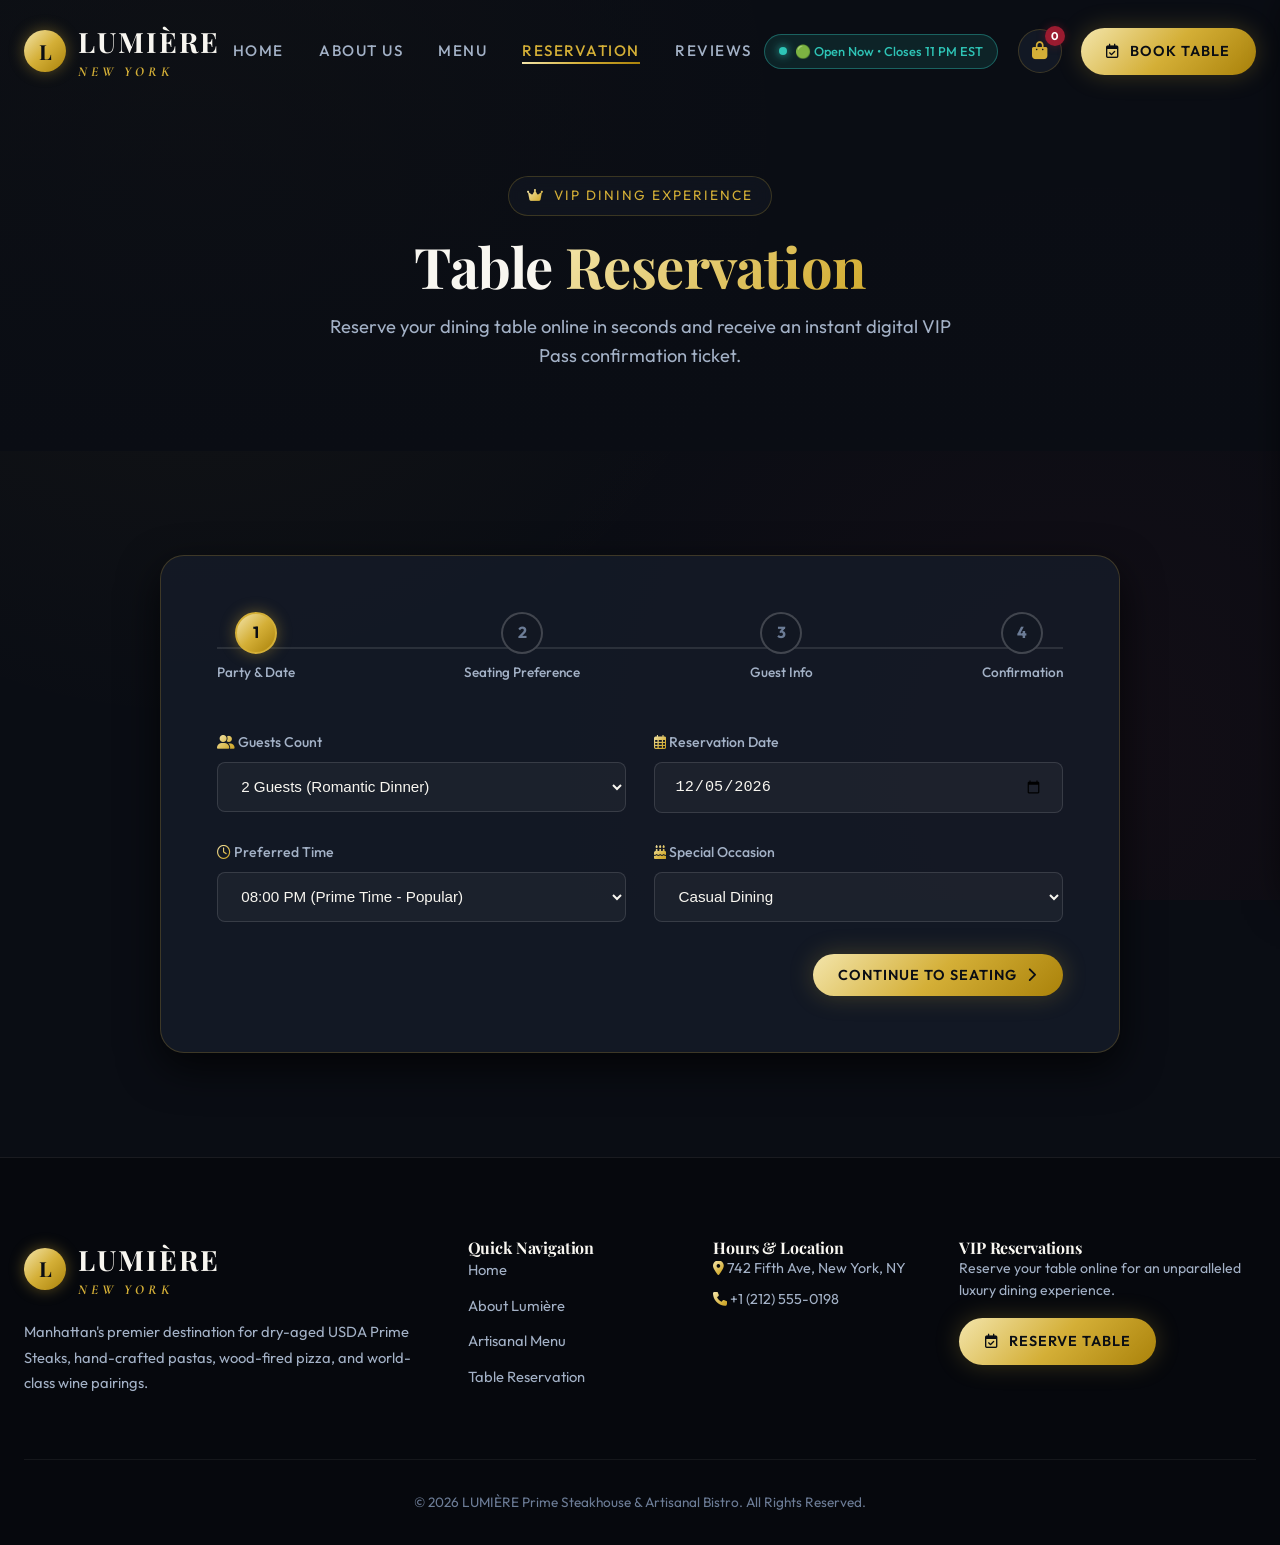
<file: reservation.html>
<!DOCTYPE html>
<html lang="en">
<head>
  <meta charset="UTF-8">
  <meta name="viewport" content="width=device-width, initial-scale=1.0">
  <title>Table Reservation | LUMIÈRE Prime Steakhouse New York</title>
  <meta name="description" content="Book your dining table online at Lumière Steakhouse & Bistro Manhattan. Instant VIP reservation confirmation pass.">
  
  <link rel="stylesheet" href="https://cdnjs.cloudflare.com/ajax/libs/font-awesome/6.5.1/css/all.min.css">
  <link rel="stylesheet" href="css/main.css">
  <link rel="stylesheet" href="css/components.css">
</head>
<body>

  <!-- ==========================================
       1. NAVIGATION BAR
       ========================================== -->
  <nav class="navbar" id="navbar">
    <div class="container nav-container">
      <a href="index.html" class="brand-logo">
        <div class="brand-symbol">L</div>
        <div class="brand-name">
          LUMIÈRE
          <span>NEW YORK</span>
        </div>
      </a>

      <ul class="nav-menu" id="navMenu">
        <li><a href="index.html" class="nav-link">Home</a></li>
        <li><a href="index.html#about" class="nav-link">About Us</a></li>
        <li><a href="menu.html" class="nav-link">Menu</a></li>
        <li><a href="reservation.html" class="nav-link active">Reservation</a></li>
        <li><a href="index.html#reviews" class="nav-link">Reviews</a></li>
      </ul>

      <div class="nav-actions">
        <div class="status-pill" id="liveStatusPill">
          <span class="status-dot"></span>
          <span id="liveStatusText">Open Now • EST</span>
        </div>

        <button class="cart-icon-btn" id="openCartBtn" aria-label="Open Shopping Bag">
          <i class="fa-solid fa-bag-shopping"></i>
          <span class="cart-badge" id="cartCount">0</span>
        </button>

        <a href="reservation.html" class="btn btn-gold">
          <i class="fa-regular fa-calendar-check"></i> Book Table
        </a>

        <button class="mobile-toggle" id="mobileMenuBtn">
          <i class="fa-solid fa-bars"></i>
        </button>
      </div>
    </div>
  </nav>

  <!-- ==========================================
       2. PAGE BANNER HERO
       ========================================== -->
  <section class="page-banner">
    <div class="container">
      <div class="hero-tag" style="margin-bottom: 1rem;">
        <i class="fa-solid fa-crown text-gold-gradient"></i> VIP Dining Experience
      </div>
      <h1 class="page-banner-title">Table <span class="text-gold-gradient">Reservation</span></h1>
      <p class="page-banner-desc">Reserve your dining table online in seconds and receive an instant digital VIP Pass confirmation ticket.</p>
    </div>
  </section>

  <!-- ==========================================
       3. 4-STEP RESERVATION ENGINE
       ========================================== -->
  <section class="section-padding booking-section">
    <div class="container">
      
      <div class="booking-card-wrapper">
        <!-- Steps Bar -->
        <div class="booking-steps-bar">
          <div class="step-item active" data-step="1">
            <div class="step-number">1</div>
            <div class="step-label">Party & Date</div>
          </div>
          <div class="step-item" data-step="2">
            <div class="step-number">2</div>
            <div class="step-label">Seating Preference</div>
          </div>
          <div class="step-item" data-step="3">
            <div class="step-number">3</div>
            <div class="step-label">Guest Info</div>
          </div>
          <div class="step-item" data-step="4">
            <div class="step-number">4</div>
            <div class="step-label">Confirmation</div>
          </div>
        </div>

        <!-- Form Panes -->
        <form id="reservationForm">
          <!-- Step 1 Content -->
          <div class="booking-step-pane active" id="stepPane1">
            <div class="form-group-grid">
              <div class="form-control-wrap">
                <label><i class="fa-solid fa-user-group text-gold-gradient"></i> Guests Count</label>
                <select class="form-input" id="formGuests">
                  <option value="1">1 Person (Solo Dining)</option>
                  <option value="2" selected>2 Guests (Romantic Dinner)</option>
                  <option value="4">4 Guests (Family/Business)</option>
                  <option value="6">6 Guests (Party)</option>
                  <option value="10">10+ Guests (Private Suite)</option>
                </select>
              </div>

              <div class="form-control-wrap">
                <label><i class="fa-regular fa-calendar-days text-gold-gradient"></i> Reservation Date</label>
                <input type="date" class="form-input" id="formDate" required>
              </div>

              <div class="form-control-wrap">
                <label><i class="fa-regular fa-clock text-gold-gradient"></i> Preferred Time</label>
                <select class="form-input" id="formTime">
                  <option value="17:00">05:00 PM (Early Dinner)</option>
                  <option value="18:30">06:30 PM (Dinner)</option>
                  <option value="20:00" selected>08:00 PM (Prime Time - Popular)</option>
                  <option value="21:30">09:30 PM (Late Supper)</option>
                </select>
              </div>

              <div class="form-control-wrap">
                <label><i class="fa-solid fa-cake-candles text-gold-gradient"></i> Special Occasion</label>
                <select class="form-input" id="formOccasion">
                  <option value="Casual Dining">Casual Dining</option>
                  <option value="Birthday">Birthday Celebration</option>
                  <option value="Anniversary">Anniversary</option>
                  <option value="Business Meeting">Business Dinner</option>
                </select>
              </div>
            </div>

            <div style="text-align: right;">
              <button type="button" class="btn btn-gold" onclick="nextBookingStep(2)">
                Continue to Seating <i class="fa-solid fa-chevron-right"></i>
              </button>
            </div>
          </div>

          <!-- Step 2 Content -->
          <div class="booking-step-pane" id="stepPane2" style="display: none;">
            <label style="font-size: 1rem; color: var(--gold-primary); margin-bottom: 1rem; display: block;">Select Your Ambiance & Seating Preference:</label>
            
            <div class="seating-options-grid" style="margin-bottom: 2rem;">
              <div class="seating-option-card selected" onclick="selectSeating(this, 'Main Dining Room')">
                <i class="fa-solid fa-building-columns"></i>
                <h4 style="color: var(--text-primary); margin-bottom: 4px;">Main Dining Room</h4>
                <p style="font-size: 0.8rem; color: var(--text-muted);">Grand chandelier ambient lighting with view of open dry-aging vault.</p>
              </div>

              <div class="seating-option-card" onclick="selectSeating(this, 'Outdoor Heated Patio')">
                <i class="fa-solid fa-umbrella-beach"></i>
                <h4 style="color: var(--text-primary); margin-bottom: 4px;">Outdoor Heated Patio</h4>
                <p style="font-size: 0.8rem; color: var(--text-muted);">Fifth Avenue NYC street view with cozy outdoor gas fireplaces.</p>
              </div>

              <div class="seating-option-card" onclick="selectSeating(this, 'Chef\'s Private Counter')">
                <i class="fa-solid fa-kitchen-set"></i>
                <h4 style="color: var(--text-primary); margin-bottom: 4px;">Chef's Counter</h4>
                <p style="font-size: 0.8rem; color: var(--text-muted);">Front-row seat watching Executive Chef cook over live oak charcoals.</p>
              </div>
            </div>

            <div style="display: flex; justify-content: space-between;">
              <button type="button" class="btn btn-outline" onclick="nextBookingStep(1)">
                <i class="fa-solid fa-chevron-left"></i> Back
              </button>
              <button type="button" class="btn btn-gold" onclick="nextBookingStep(3)">
                Enter Guest Details <i class="fa-solid fa-chevron-right"></i>
              </button>
            </div>
          </div>

          <!-- Step 3 Content -->
          <div class="booking-step-pane" id="stepPane3" style="display: none;">
            <div class="form-group-grid">
              <div class="form-control-wrap">
                <label>Full Name *</label>
                <input type="text" class="form-input" id="formName" placeholder="e.g. Alexander Wright" required>
              </div>

              <div class="form-control-wrap">
                <label>Email Address *</label>
                <input type="email" class="form-input" id="formEmail" placeholder="alexander@example.com" required>
              </div>

              <div class="form-control-wrap">
                <label>US Phone Number *</label>
                <input type="tel" class="form-input" id="formPhone" placeholder="+1 (555) 019-2834" required>
              </div>

              <div class="form-control-wrap">
                <label>Dietary Restrictions / Requests</label>
                <input type="text" class="form-input" id="formNotes" placeholder="e.g., Nut allergy, quiet corner table">
              </div>
            </div>

            <div style="display: flex; justify-content: space-between;">
              <button type="button" class="btn btn-outline" onclick="nextBookingStep(2)">
                <i class="fa-solid fa-chevron-left"></i> Back
              </button>
              <button type="submit" class="btn btn-gold" id="confirmBookingBtn">
                <i class="fa-solid fa-check-circle"></i> Confirm Reservation
              </button>
            </div>
          </div>

          <!-- Step 4 Content (Virtual VIP Pass Ticket) -->
          <div class="booking-step-pane" id="stepPane4" style="display: none; text-align: center;">
            <div style="width: 70px; height: 70px; background: rgba(46, 196, 182, 0.15); border: 2px solid var(--success-color); border-radius: 50%; display: flex; align-items: center; justify-content: center; margin: 0 auto 1.5rem auto; color: var(--success-color); font-size: 2rem;">
              <i class="fa-solid fa-check"></i>
            </div>
            
            <h3 style="font-size: 2rem; color: var(--gold-primary); margin-bottom: 0.5rem;">Reservation Confirmed!</h3>
            <p style="color: var(--text-secondary); margin-bottom: 2rem;">Your VIP dining pass has been generated. A confirmation email & SMS reminder has been sent.</p>

            <div id="virtualPassTicket" style="background: var(--bg-tertiary); border: 1px dashed var(--gold-primary); border-radius: var(--radius-md); padding: 2rem; text-align: left; max-width: 480px; margin: 0 auto 2rem auto; position: relative;">
              <!-- Ticket Details -->
            </div>

            <button type="button" class="btn btn-outline" onclick="resetReservationForm()">
              <i class="fa-solid fa-rotate"></i> Make Another Booking
            </button>
          </div>

        </form>
      </div>

    </div>
  </section>

  <!-- ==========================================
       4. CART DRAWER & OVERLAYS
       ========================================== -->
  <div class="cart-drawer-overlay" id="cartOverlay"></div>
  <div class="cart-drawer" id="cartDrawer">
    <div class="cart-header">
      <h3><i class="fa-solid fa-bag-shopping text-gold-gradient"></i> Your Food Bag</h3>
      <button class="close-btn" id="closeCartBtn"><i class="fa-solid fa-xmark"></i></button>
    </div>

    <div class="cart-body" id="cartItemsList"></div>

    <div class="cart-footer">
      <div class="cart-summary-line"><span>Subtotal</span><span id="cartSubtotal">$0.00</span></div>
      <div class="cart-summary-line"><span>NYC Sales Tax (8.875%)</span><span id="cartTax">$0.00</span></div>
      <div class="cart-summary-line total"><span>Total Price</span><span id="cartTotal" class="text-gold-gradient">$0.00</span></div>
      <button class="btn btn-gold" id="checkoutBtn" style="width: 100%; margin-top: 1.2rem;">Proceed to Checkout <i class="fa-solid fa-arrow-right"></i></button>
    </div>
  </div>

  <div class="toast-notification" id="toast">
    <i class="fa-solid fa-circle-check text-gold-gradient" style="font-size: 1.4rem;"></i>
    <span id="toastMsg">Action completed!</span>
  </div>

  <!-- FOOTER -->
  <footer class="site-footer">
    <div class="container">
      <div class="footer-grid">
        <div>
          <div class="brand-logo" style="margin-bottom: 1.2rem;">
            <div class="brand-symbol">L</div>
            <div class="brand-name">LUMIÈRE <span>NEW YORK</span></div>
          </div>
          <p style="color: var(--text-secondary); font-size: 0.92rem; line-height: 1.7;">
            Manhattan's premier destination for dry-aged USDA Prime Steaks, hand-crafted pastas, wood-fired pizza, and world-class wine pairings.
          </p>
        </div>
        <div>
          <h4>Quick Navigation</h4>
          <ul class="footer-links">
            <li><a href="index.html">Home</a></li>
            <li><a href="index.html#about">About Lumière</a></li>
            <li><a href="menu.html">Artisanal Menu</a></li>
            <li><a href="reservation.html">Table Reservation</a></li>
          </ul>
        </div>
        <div>
          <h4>Hours & Location</h4>
          <p style="color: var(--text-secondary); font-size: 0.9rem; margin-bottom: 8px;"><i class="fa-solid fa-location-dot text-gold-gradient"></i> 742 Fifth Ave, New York, NY</p>
          <p style="color: var(--text-secondary); font-size: 0.9rem;"><i class="fa-solid fa-phone text-gold-gradient"></i> +1 (212) 555-0198</p>
        </div>
        <div>
          <h4>VIP Reservations</h4>
          <p style="color: var(--text-secondary); font-size: 0.88rem; margin-bottom: 1rem;">Reserve your table online for an unparalleled luxury dining experience.</p>
          <a href="reservation.html" class="btn btn-gold"><i class="fa-regular fa-calendar-check"></i> Reserve Table</a>
        </div>
      </div>
      <div style="text-align: center; border-top: 1px solid rgba(255, 255, 255, 0.06); padding-top: 2rem; color: var(--text-muted); font-size: 0.85rem;">
        © 2026 LUMIÈRE Prime Steakhouse & Artisanal Bistro. All Rights Reserved.
      </div>
    </div>
  </footer>

  <script src="js/data.js"></script>
  <script src="js/app.js"></script>
</body>
</html>
</file>
<file: css/main.css>
/* ==========================================================================
   LUMIÈRE - Prime Steakhouse & Artisanal Bistro (New York, USA)
   Design System & Main Stylesheet with Advanced 3D & Entrance Animations
   ========================================================================== */

/* Google Fonts Import */
@import url('https://fonts.googleapis.com/css2?family=Cormorant+Garamond:ital,wght@0,400;0,600;0,700;1,400&family=Outfit:wght@300;400;500;600;700&family=Playfair+Display:ital,wght@0,400;0,600;0,700;1,400&display=swap');

:root {
  /* Color Palette - Luxury Dark Theme */
  --bg-primary: #0a0d14;
  --bg-secondary: #121722;
  --bg-tertiary: #182030;
  --bg-card: rgba(22, 28, 42, 0.75);
  --bg-card-hover: rgba(30, 39, 58, 0.9);
  --glass-border: rgba(212, 175, 55, 0.22);
  --glass-bg: rgba(18, 23, 34, 0.7);
  
  /* Primary & Accent Colors */
  --gold-primary: #d4af37;
  --gold-light: #f3e5ab;
  --gold-dark: #aa820a;
  --gold-gradient: linear-gradient(135deg, #f3e5ab 0%, #d4af37 50%, #aa820a 100%);
  --gold-glow: rgba(212, 175, 55, 0.4);
  
  --crimson-accent: #9b1b30;
  --crimson-hover: #ba233d;
  --crimson-glow: rgba(155, 27, 48, 0.4);

  --text-primary: #f8f6f0;
  --text-secondary: #a3b1c6;
  --text-muted: #6c7c96;

  --success-color: #2ec4b6;
  --warning-color: #ff9f1c;

  /* Fonts */
  --font-heading: 'Playfair Display', serif;
  --font-serif: 'Cormorant Garamond', serif;
  --font-sans: 'Outfit', sans-serif;

  /* Shadows & Layout */
  --shadow-sm: 0 4px 12px rgba(0, 0, 0, 0.3);
  --shadow-md: 0 8px 30px rgba(0, 0, 0, 0.5);
  --shadow-lg: 0 15px 40px rgba(0, 0, 0, 0.7);
  --shadow-gold: 0 0 25px rgba(212, 175, 55, 0.25);

  --radius-sm: 8px;
  --radius-md: 14px;
  --radius-lg: 24px;
  --radius-full: 9999px;

  --transition-fast: 0.2s cubic-bezier(0.4, 0, 0.2, 1);
  --transition-normal: 0.35s cubic-bezier(0.4, 0, 0.2, 1);
  --transition-slow: 0.6s cubic-bezier(0.16, 1, 0.3, 1);
}

/* Reset & Global Base */
*, *::before, *::after {
  margin: 0;
  padding: 0;
  box-sizing: border-box;
}

html {
  scroll-behavior: smooth;
  font-size: 16px;
  overflow-x: hidden;
}

body {
  font-family: var(--font-sans);
  background-color: var(--bg-primary);
  color: var(--text-primary);
  line-height: 1.6;
  overflow-x: hidden;
  background-image: 
    radial-gradient(circle at 15% 15%, rgba(212, 175, 55, 0.05) 0%, transparent 45%),
    radial-gradient(circle at 85% 85%, rgba(155, 27, 48, 0.06) 0%, transparent 45%);
  background-attachment: fixed;
}

/* Typography Utilities */
h1, h2, h3, h4, .font-heading {
  font-family: var(--font-heading);
  letter-spacing: -0.01em;
  line-height: 1.2;
}

.text-gold-gradient {
  background: var(--gold-gradient);
  -webkit-background-clip: text;
  background-clip: text;
  -webkit-text-fill-color: transparent;
  color: transparent;
  background-size: 200% auto;
  animation: goldShimmerText 4s linear infinite;
}

.font-serif {
  font-family: var(--font-serif);
}

a {
  color: inherit;
  text-decoration: none;
}

button {
  cursor: pointer;
  border: none;
  background: none;
  font-family: inherit;
}

img {
  max-width: 100%;
  height: auto;
  display: block;
}

/* Section Common Container */
.container {
  width: 100%;
  max-width: 1320px;
  margin: 0 auto;
  padding: 0 1.5rem;
}

.section-padding {
  padding: 6.5rem 0;
}

/* Section Title Component */
.section-header {
  text-align: center;
  max-width: 750px;
  margin: 0 auto 4rem auto;
  position: relative;
}

.section-subtitle {
  font-family: var(--font-serif);
  color: var(--gold-primary);
  font-size: 1.35rem;
  font-style: italic;
  letter-spacing: 2px;
  text-transform: uppercase;
  margin-bottom: 0.5rem;
  display: flex;
  align-items: center;
  justify-content: center;
  gap: 12px;
}

.section-subtitle::before, .section-subtitle::after {
  content: '';
  display: block;
  width: 35px;
  height: 1px;
  background: var(--gold-primary);
  opacity: 0.6;
}

.section-title {
  font-size: 2.8rem;
  font-weight: 700;
  color: var(--text-primary);
  margin-bottom: 1.2rem;
}

.section-desc {
  color: var(--text-secondary);
  font-size: 1.05rem;
}

/* Custom Scrollbar */
::-webkit-scrollbar {
  width: 8px;
}

::-webkit-scrollbar-track {
  background: var(--bg-primary);
}

::-webkit-scrollbar-thumb {
  background: rgba(212, 175, 55, 0.3);
  border-radius: 4px;
}

::-webkit-scrollbar-thumb:hover {
  background: var(--gold-primary);
}

/* ==========================================================================
   ADVANCED 3D KEYFRAME ANIMATIONS & ENTRANCE EFFECTS
   ========================================================================== */

/* 1. Header Slide Down Entrance */
@keyframes navSlideDown {
  0% {
    transform: translateY(-100%);
    opacity: 0;
  }
  100% {
    transform: translateY(0);
    opacity: 1;
  }
}

/* 2. Hero Text Staggered Reveal */
@keyframes heroRevealUp {
  0% {
    opacity: 0;
    transform: translateY(35px) scale(0.96);
    filter: blur(8px);
  }
  100% {
    opacity: 1;
    transform: translateY(0) scale(1);
    filter: blur(0);
  }
}

/* 3. Hero 3D Card Entrance */
@keyframes hero3DCardEntrance {
  0% {
    opacity: 0;
    transform: perspective(1200px) rotateY(-30deg) rotateX(20deg) translateZ(-100px) scale(0.8);
    box-shadow: 0 0 0 transparent;
  }
  100% {
    opacity: 1;
    transform: perspective(1200px) rotateY(-6deg) rotateX(4deg) translateZ(0) scale(1);
    box-shadow: 0 25px 60px rgba(0, 0, 0, 0.8), 0 0 40px rgba(212, 175, 55, 0.25);
  }
}

/* 4. Ambient 3D Pulse Glow */
@keyframes pulse3DAura {
  0%, 100% {
    box-shadow: 0 20px 50px rgba(0, 0, 0, 0.8), 0 0 35px rgba(212, 175, 55, 0.2);
  }
  50% {
    box-shadow: 0 30px 70px rgba(0, 0, 0, 0.9), 0 0 60px rgba(212, 175, 55, 0.45);
  }
}

/* 5. Gold Shimmer Text Animation */
@keyframes goldShimmerText {
  0% { background-position: 0% 50%; }
  50% { background-position: 100% 50%; }
  100% { background-position: 0% 50%; }
}

/* 6. Floating Element 3D */
@keyframes floatElement3D {
  0%, 100% {
    transform: translateY(0) translateZ(30px) rotate(0deg);
  }
  50% {
    transform: translateY(-10px) translateZ(45px) rotate(1deg);
  }
}

/* Utility Animation Classes */
.animate-nav-down {
  animation: navSlideDown 0.8s cubic-bezier(0.16, 1, 0.3, 1) forwards;
}

.animate-hero-text {
  opacity: 0;
  animation: heroRevealUp 1s cubic-bezier(0.16, 1, 0.3, 1) forwards;
}

.animate-hero-3d-card {
  opacity: 0;
  animation: hero3DCardEntrance 1.2s cubic-bezier(0.16, 1, 0.3, 1) 0.3s forwards, pulse3DAura 5s infinite 1.5s;
}

.animate-float-3d {
  animation: floatElement3D 4s ease-in-out infinite;
}

.delay-100 { animation-delay: 0.1s; }
.delay-200 { animation-delay: 0.2s; }
.delay-300 { animation-delay: 0.35s; }
.delay-400 { animation-delay: 0.5s; }
.delay-500 { animation-delay: 0.65s; }

/* Scroll Reveal Observer Classes */
.reveal-on-scroll {
  opacity: 0;
  transform: translateY(40px);
  transition: opacity 0.8s ease, transform 0.8s cubic-bezier(0.16, 1, 0.3, 1);
}

.reveal-on-scroll.active {
  opacity: 1;
  transform: translateY(0);
}
</file>
<file: css/components.css>
/* ==========================================================================
   LUMIÈRE Components & UI Elements (3-Page Multi-Page Edition)
   ========================================================================== */

/* --------------------------------------------------------------------------
   1. Glassmorphism Navigation Bar
   -------------------------------------------------------------------------- */
.navbar {
  position: fixed;
  top: 0;
  left: 0;
  width: 100%;
  z-index: 1000;
  padding: 1.25rem 0;
  transition: var(--transition-normal);
}

.navbar.scrolled {
  background: var(--glass-bg);
  backdrop-filter: blur(16px);
  -webkit-backdrop-filter: blur(16px);
  border-bottom: 1px solid var(--glass-border);
  padding: 0.85rem 0;
  box-shadow: var(--shadow-md);
}

.nav-container {
  display: flex;
  align-items: center;
  justify-content: space-between;
}

.brand-logo {
  display: flex;
  align-items: center;
  gap: 12px;
  text-decoration: none;
}

.brand-symbol {
  width: 42px;
  height: 42px;
  border-radius: 50%;
  background: var(--gold-gradient);
  display: flex;
  align-items: center;
  justify-content: center;
  color: var(--bg-primary);
  font-size: 1.3rem;
  font-family: var(--font-heading);
  font-weight: 700;
  box-shadow: 0 0 15px var(--gold-glow);
}

.brand-name {
  font-family: var(--font-heading);
  font-size: 1.75rem;
  font-weight: 700;
  letter-spacing: 2px;
  color: var(--text-primary);
}

.brand-name span {
  font-family: var(--font-serif);
  font-size: 0.85rem;
  display: block;
  letter-spacing: 4px;
  color: var(--gold-primary);
  font-style: italic;
  margin-top: -4px;
}

.nav-menu {
  display: flex;
  align-items: center;
  gap: 2.2rem;
  list-style: none;
}

.nav-link {
  font-size: 0.95rem;
  font-weight: 500;
  color: var(--text-secondary);
  text-transform: uppercase;
  letter-spacing: 1.5px;
  transition: var(--transition-fast);
  position: relative;
  padding: 4px 0;
}

.nav-link:hover, .nav-link.active {
  color: var(--gold-primary);
}

.nav-link::after {
  content: '';
  position: absolute;
  bottom: 0;
  left: 0;
  width: 0%;
  height: 2px;
  background: var(--gold-gradient);
  transition: var(--transition-normal);
}

.nav-link:hover::after, .nav-link.active::after {
  width: 100%;
}

.nav-actions {
  display: flex;
  align-items: center;
  gap: 1.2rem;
}

/* Status Indicator Pill */
.status-pill {
  display: flex;
  align-items: center;
  gap: 8px;
  padding: 6px 14px;
  border-radius: var(--radius-full);
  background: rgba(46, 196, 182, 0.1);
  border: 1px solid rgba(46, 196, 182, 0.3);
  font-size: 0.8rem;
  color: var(--success-color);
  font-weight: 500;
}

.status-dot {
  width: 8px;
  height: 8px;
  border-radius: 50%;
  background: var(--success-color);
  box-shadow: 0 0 10px var(--success-color);
  animation: pulseGlow 2s infinite;
}

/* Header Buttons */
.btn {
  display: inline-flex;
  align-items: center;
  justify-content: center;
  gap: 10px;
  padding: 0.75rem 1.6rem;
  border-radius: var(--radius-full);
  font-weight: 600;
  font-size: 0.9rem;
  letter-spacing: 1px;
  text-transform: uppercase;
  transition: var(--transition-normal);
  position: relative;
  overflow: hidden;
}

.btn-gold {
  background: var(--gold-gradient);
  color: var(--bg-primary);
  box-shadow: var(--shadow-gold);
}

.btn-gold:hover {
  transform: translateY(-2px);
  box-shadow: 0 8px 25px rgba(212, 175, 55, 0.4);
}

.btn-outline {
  border: 1px solid var(--gold-primary);
  color: var(--gold-primary);
  background: transparent;
}

.btn-outline:hover {
  background: rgba(212, 175, 55, 0.1);
  color: var(--gold-light);
}

.btn-crimson {
  background: linear-gradient(135deg, var(--crimson-hover), var(--crimson-accent));
  color: #fff;
  box-shadow: 0 0 15px var(--crimson-glow);
}

.btn-crimson:hover {
  transform: translateY(-2px);
  box-shadow: 0 8px 25px var(--crimson-glow);
}

.cart-icon-btn {
  position: relative;
  width: 44px;
  height: 44px;
  border-radius: 50%;
  background: var(--bg-card);
  border: 1px solid var(--glass-border);
  display: flex;
  align-items: center;
  justify-content: center;
  color: var(--gold-primary);
  font-size: 1.1rem;
  transition: var(--transition-fast);
}

.cart-icon-btn:hover {
  background: rgba(212, 175, 55, 0.15);
  transform: scale(1.05);
}

.cart-badge {
  position: absolute;
  top: -4px;
  right: -4px;
  background: var(--crimson-accent);
  color: white;
  font-size: 0.7rem;
  font-weight: 700;
  width: 20px;
  height: 20px;
  border-radius: 50%;
  display: flex;
  align-items: center;
  justify-content: center;
  box-shadow: 0 0 8px var(--crimson-glow);
}

.mobile-toggle {
  display: none;
  font-size: 1.5rem;
  color: var(--gold-primary);
}

/* --------------------------------------------------------------------------
   2. Page Header Banner (for menu.html and reservation.html)
   -------------------------------------------------------------------------- */
.page-banner {
  position: relative;
  padding: 11rem 0 5rem 0;
  background: linear-gradient(to bottom, rgba(10, 13, 20, 0.6), var(--bg-primary)),
              url('https://images.unsplash.com/photo-1517248135467-4c7edcad34c4?q=80&w=2070&auto=format&fit=crop') center/cover no-repeat;
  text-align: center;
}

.page-banner-title {
  font-size: 3.5rem;
  font-weight: 700;
  margin-bottom: 0.8rem;
  color: var(--text-primary);
}

.page-banner-desc {
  color: var(--text-secondary);
  font-size: 1.15rem;
  max-width: 650px;
  margin: 0 auto;
}

/* --------------------------------------------------------------------------
   3. Hero Section (index.html)
   -------------------------------------------------------------------------- */
.hero-section {
  position: relative;
  min-height: 100vh;
  display: flex;
  align-items: center;
  padding-top: 6rem;
  background: linear-gradient(to bottom, rgba(10, 13, 20, 0.4), var(--bg-primary)), 
              url('https://images.unsplash.com/photo-1544025162-d76694265947?q=80&w=2069&auto=format&fit=crop') center/cover no-repeat;
}

.hero-overlay {
  position: absolute;
  inset: 0;
  background: radial-gradient(circle at 60% 40%, rgba(10, 13, 20, 0.4) 0%, rgba(10, 13, 20, 0.95) 85%);
  z-index: 1;
}

.hero-content {
  position: relative;
  z-index: 2;
  display: grid;
  grid-template-columns: 1.2fr 0.8fr;
  gap: 3rem;
  align-items: center;
}

.hero-tag {
  display: inline-flex;
  align-items: center;
  gap: 10px;
  padding: 8px 18px;
  border-radius: var(--radius-full);
  background: var(--glass-bg);
  border: 1px solid var(--glass-border);
  backdrop-filter: blur(10px);
  color: var(--gold-primary);
  font-size: 0.85rem;
  letter-spacing: 2px;
  text-transform: uppercase;
  margin-bottom: 1.5rem;
}

.hero-title {
  font-size: 4.2rem;
  font-weight: 700;
  line-height: 1.1;
  margin-bottom: 1.5rem;
  color: var(--text-primary);
}

.hero-title span {
  font-family: var(--font-serif);
  font-style: italic;
  font-weight: 400;
}

.hero-subtitle {
  font-size: 1.2rem;
  color: var(--text-secondary);
  margin-bottom: 2.5rem;
  max-width: 580px;
}

.hero-btns {
  display: flex;
  align-items: center;
  gap: 1.2rem;
  flex-wrap: wrap;
  margin-bottom: 3.5rem;
}

.hero-badges {
  display: flex;
  align-items: center;
  gap: 2rem;
  border-top: 1px solid rgba(255, 255, 255, 0.1);
  padding-top: 2rem;
}

.badge-item {
  display: flex;
  align-items: center;
  gap: 12px;
}

.badge-icon {
  font-size: 1.8rem;
  color: var(--gold-primary);
}

.badge-text strong {
  display: block;
  font-size: 1.1rem;
  color: var(--text-primary);
}

.badge-text span {
  font-size: 0.85rem;
  color: var(--text-muted);
}

.hero-visual {
  position: relative;
  display: flex;
  justify-content: center;
}

.hero-img-frame {
  position: relative;
  width: 100%;
  max-width: 440px;
  border-radius: var(--radius-lg);
  padding: 12px;
  background: linear-gradient(135deg, rgba(212, 175, 55, 0.3), rgba(255, 255, 255, 0.05));
  box-shadow: var(--shadow-lg), 0 0 40px rgba(212, 175, 55, 0.15);
}

.hero-img {
  width: 100%;
  height: 480px;
  object-fit: cover;
  border-radius: calc(var(--radius-lg) - 6px);
}

.floating-badge-card {
  position: absolute;
  bottom: 30px;
  left: -40px;
  background: var(--glass-bg);
  backdrop-filter: blur(16px);
  border: 1px solid var(--glass-border);
  padding: 1.2rem;
  border-radius: var(--radius-md);
  box-shadow: var(--shadow-md);
  display: flex;
  align-items: center;
  gap: 15px;
  max-width: 260px;
}

.floating-badge-card .dish-price {
  font-size: 1.4rem;
  font-family: var(--font-heading);
  color: var(--gold-primary);
  font-weight: 700;
}

/* Quick Booking Strip */
.quick-booking-bar {
  margin-top: -3rem;
  position: relative;
  z-index: 10;
}

.booking-strip {
  background: var(--glass-bg);
  backdrop-filter: blur(20px);
  border: 1px solid var(--glass-border);
  border-radius: var(--radius-lg);
  padding: 1.8rem 2.2rem;
  box-shadow: var(--shadow-lg);
  display: grid;
  grid-template-columns: repeat(4, 1fr) auto;
  gap: 1.5rem;
  align-items: center;
}

.booking-field {
  display: flex;
  flex-direction: column;
  gap: 6px;
  border-right: 1px solid rgba(255, 255, 255, 0.1);
  padding-right: 1.2rem;
}

.booking-field:nth-child(4) {
  border-right: none;
}

.booking-field label {
  font-size: 0.8rem;
  text-transform: uppercase;
  letter-spacing: 1px;
  color: var(--gold-primary);
  display: flex;
  align-items: center;
  gap: 6px;
}

.booking-field select, .booking-field input {
  background: transparent;
  border: none;
  color: var(--text-primary);
  font-size: 1rem;
  font-family: inherit;
  outline: none;
}

.booking-field select option {
  background: var(--bg-secondary);
  color: var(--text-primary);
}

/* --------------------------------------------------------------------------
   4. DISHES GRID & DISH CARD COMPONENT STYLES (for index.html preview)
   -------------------------------------------------------------------------- */
.dishes-grid {
  display: grid;
  grid-template-columns: repeat(auto-fit, minmax(340px, 1fr));
  gap: 2.2rem;
}

.dish-card {
  background: var(--bg-card);
  border: 1px solid rgba(255, 255, 255, 0.08);
  border-radius: var(--radius-md);
  overflow: hidden;
  transition: var(--transition-normal);
  display: flex;
  flex-direction: column;
  position: relative;
  box-shadow: var(--shadow-md);
}

.dish-card:hover {
  transform: translateY(-8px);
  border-color: var(--glass-border);
  box-shadow: 0 20px 40px rgba(0, 0, 0, 0.8), 0 0 25px rgba(212, 175, 55, 0.2);
}

.dish-img-wrap {
  position: relative;
  height: 240px;
  overflow: hidden;
  border-bottom: 1px solid rgba(255, 255, 255, 0.06);
}

.dish-img {
  width: 100%;
  height: 100%;
  object-fit: cover;
  transition: transform 0.6s ease;
}

.dish-card:hover .dish-img {
  transform: scale(1.08);
}

.dish-tag {
  position: absolute;
  top: 15px;
  left: 15px;
  background: var(--crimson-accent);
  color: white;
  font-size: 0.75rem;
  font-weight: 600;
  padding: 4px 12px;
  border-radius: var(--radius-full);
  letter-spacing: 1px;
  text-transform: uppercase;
  box-shadow: var(--shadow-sm);
  z-index: 2;
}

.dish-quick-add {
  position: absolute;
  bottom: 15px;
  right: 15px;
  width: 44px;
  height: 44px;
  border-radius: 50%;
  background: var(--gold-gradient);
  color: var(--bg-primary);
  display: flex;
  align-items: center;
  justify-content: center;
  font-size: 1.1rem;
  box-shadow: 0 4px 15px rgba(0, 0, 0, 0.4);
  transition: var(--transition-fast);
  z-index: 2;
  border: none;
  cursor: pointer;
}

.dish-quick-add:hover {
  transform: scale(1.15) rotate(90deg);
}

.dish-content {
  padding: 1.5rem;
  display: flex;
  flex-direction: column;
  flex-grow: 1;
}

.dish-header {
  display: flex;
  align-items: baseline;
  justify-content: space-between;
  margin-bottom: 0.6rem;
}

.dish-title {
  font-size: 1.3rem;
  font-weight: 600;
  color: var(--text-primary);
}

.dish-price {
  font-family: var(--font-heading);
  font-size: 1.4rem;
  font-weight: 700;
  color: var(--gold-primary);
}

.dish-desc {
  font-size: 0.9rem;
  color: var(--text-secondary);
  margin-bottom: 1.2rem;
  flex-grow: 1;
  line-height: 1.5;
}

.dish-footer {
  display: flex;
  align-items: center;
  justify-content: space-between;
  border-top: 1px solid rgba(255, 255, 255, 0.06);
  padding-top: 1rem;
  margin-top: auto;
}

.dish-dietary-icons {
  display: flex;
  gap: 8px;
}

.dietary-badge-icon {
  font-size: 0.75rem;
  padding: 2px 8px;
  border-radius: 4px;
  background: rgba(255, 255, 255, 0.05);
  color: var(--text-muted);
  border: 1px solid rgba(255, 255, 255, 0.08);
}

.btn-detail-link {
  font-size: 0.85rem;
  color: var(--gold-primary);
  display: inline-flex;
  align-items: center;
  gap: 6px;
  font-weight: 500;
  transition: var(--transition-fast);
}

.btn-detail-link:hover {
  color: var(--gold-light);
  transform: translateX(4px);
}

/* --------------------------------------------------------------------------
   5. ULTRA-PREMIUM 3D ALTERNATING MENU SECTION (menu.html)
   -------------------------------------------------------------------------- */

/* Category Jump Bar */
.menu-jump-bar {
  position: sticky;
  top: 75px;
  z-index: 900;
  background: rgba(10, 13, 20, 0.85);
  backdrop-filter: blur(16px);
  border-top: 1px solid var(--glass-border);
  border-bottom: 1px solid var(--glass-border);
  padding: 1rem 0;
  margin-bottom: 4rem;
}

.jump-links-wrap {
  display: flex;
  align-items: center;
  justify-content: center;
  gap: 1.5rem;
  flex-wrap: wrap;
}

.jump-btn {
  padding: 0.6rem 1.4rem;
  border-radius: var(--radius-full);
  background: var(--bg-card);
  border: 1px solid rgba(255, 255, 255, 0.08);
  color: var(--text-secondary);
  font-size: 0.9rem;
  font-weight: 500;
  transition: var(--transition-fast);
  display: inline-flex;
  align-items: center;
  gap: 8px;
}

.jump-btn:hover, .jump-btn.active {
  border-color: var(--gold-primary);
  color: var(--gold-primary);
  background: rgba(212, 175, 55, 0.12);
  box-shadow: 0 0 15px rgba(212, 175, 55, 0.2);
}

/* Alternating Category Row */
.menu-category-section {
  padding: 4.5rem 0;
  border-bottom: 1px dashed rgba(255, 255, 255, 0.08);
}

.menu-category-section:last-child {
  border-bottom: none;
}

.menu-alt-grid {
  display: grid;
  grid-template-columns: 1fr 1fr;
  gap: 4.5rem;
  align-items: center;
}

.menu-alt-grid.reverse {
  grid-template-columns: 1fr 1fr;
}

.menu-alt-grid.reverse .menu-3d-visual {
  order: 2;
}

.menu-alt-grid.reverse .menu-items-column {
  order: 1;
}

/* 3D Visual Card Frame (Floating & Tilting) */
.menu-3d-visual {
  perspective: 1000px;
  position: relative;
}

.card-3d-frame {
  position: relative;
  border-radius: var(--radius-lg);
  overflow: hidden;
  padding: 14px;
  background: linear-gradient(145deg, rgba(212, 175, 55, 0.35) 0%, rgba(255, 255, 255, 0.04) 70%, rgba(155, 27, 48, 0.3) 100%);
  border: 1px solid var(--glass-border);
  box-shadow: 0 20px 50px rgba(0, 0, 0, 0.7), 0 0 35px rgba(212, 175, 55, 0.15);
  transform-style: preserve-3d;
  transition: transform 0.5s ease, box-shadow 0.5s ease;
}

.card-3d-frame:hover {
  transform: rotateY(-6deg) rotateX(4deg) scale(1.02);
  box-shadow: 0 30px 60px rgba(0, 0, 0, 0.8), 0 0 45px rgba(212, 175, 55, 0.3);
}

.card-3d-img {
  width: 100%;
  height: 420px;
  object-fit: cover;
  border-radius: calc(var(--radius-lg) - 8px);
  filter: brightness(0.95) contrast(1.08);
}

.card-3d-overlay-badge {
  position: absolute;
  bottom: 25px;
  right: 25px;
  background: var(--glass-bg);
  backdrop-filter: blur(14px);
  border: 1px solid var(--glass-border);
  padding: 0.8rem 1.4rem;
  border-radius: var(--radius-md);
  box-shadow: var(--shadow-md);
}

.card-3d-overlay-badge strong {
  font-family: var(--font-heading);
  color: var(--gold-primary);
  font-size: 1.1rem;
  display: block;
}

.card-3d-overlay-badge span {
  font-size: 0.8rem;
  color: var(--text-secondary);
}

/* Elegant Food Item List Layout */
.category-header-title {
  font-size: 2.8rem;
  font-family: var(--font-heading);
  color: var(--text-primary);
  margin-bottom: 0.5rem;
}

.category-header-desc {
  font-family: var(--font-serif);
  font-size: 1.2rem;
  color: var(--gold-primary);
  font-style: italic;
  margin-bottom: 2rem;
  display: flex;
  align-items: center;
  gap: 12px;
}

.category-header-desc::after {
  content: '';
  flex-grow: 1;
  height: 1px;
  background: linear-gradient(to right, var(--gold-primary), transparent);
  opacity: 0.4;
}

.menu-item-row {
  background: rgba(255, 255, 255, 0.02);
  border: 1px solid rgba(255, 255, 255, 0.05);
  border-radius: var(--radius-md);
  padding: 1.4rem 1.6rem;
  margin-bottom: 1.2rem;
  transition: var(--transition-normal);
  position: relative;
}

.menu-item-row:hover {
  background: rgba(212, 175, 55, 0.06);
  border-color: var(--glass-border);
  transform: translateX(6px);
  box-shadow: var(--shadow-sm);
}

.item-row-top {
  display: flex;
  align-items: baseline;
  justify-content: space-between;
  margin-bottom: 6px;
}

.item-row-name {
  font-size: 1.25rem;
  font-weight: 600;
  color: var(--text-primary);
  display: flex;
  align-items: center;
  gap: 10px;
}

.item-row-dots {
  flex-grow: 1;
  margin: 0 15px;
  border-bottom: 1px dashed rgba(255, 255, 255, 0.15);
}

.item-row-price {
  font-family: var(--font-heading);
  font-size: 1.4rem;
  font-weight: 700;
  color: var(--gold-primary);
}

.item-row-desc {
  font-size: 0.9rem;
  color: var(--text-secondary);
  margin-bottom: 12px;
  line-height: 1.5;
}

.item-row-actions {
  display: flex;
  align-items: center;
  justify-content: space-between;
}

.item-pairing-note {
  font-size: 0.8rem;
  color: var(--text-muted);
  font-style: italic;
  display: flex;
  align-items: center;
  gap: 6px;
}

.item-row-btn {
  padding: 6px 14px;
  border-radius: var(--radius-full);
  background: var(--gold-gradient);
  color: var(--bg-primary);
  font-size: 0.8rem;
  font-weight: 600;
  transition: var(--transition-fast);
}

.item-row-btn:hover {
  transform: scale(1.06);
  box-shadow: 0 0 10px var(--gold-glow);
}

/* --------------------------------------------------------------------------
   6. Happy Hour Banner
   -------------------------------------------------------------------------- */
.happy-hour-section {
  background: linear-gradient(135deg, rgba(155, 27, 48, 0.25) 0%, rgba(10, 13, 20, 0.95) 100%),
              url('https://images.unsplash.com/photo-1510812431401-41d2bd2722f3?q=80&w=2070&auto=format&fit=crop') center/cover fixed;
  position: relative;
  overflow: hidden;
}

.happy-hour-grid {
  display: grid;
  grid-template-columns: 1fr 1fr;
  gap: 4rem;
  align-items: center;
}

.happy-hour-tag {
  color: #ff6b6b;
  font-family: var(--font-serif);
  font-size: 1.5rem;
  font-style: italic;
  margin-bottom: 0.5rem;
}

.happy-hour-title {
  font-size: 3.2rem;
  margin-bottom: 1.2rem;
}

.countdown-box {
  display: flex;
  gap: 1.2rem;
  margin: 2rem 0;
}

.time-unit {
  background: var(--glass-bg);
  border: 1px solid var(--glass-border);
  padding: 1rem 1.5rem;
  border-radius: var(--radius-md);
  text-align: center;
  min-width: 90px;
}

.time-number {
  font-size: 2.2rem;
  font-family: var(--font-heading);
  font-weight: 700;
  color: var(--gold-primary);
  display: block;
}

.time-label {
  font-size: 0.75rem;
  text-transform: uppercase;
  color: var(--text-muted);
  letter-spacing: 1px;
}

/* --------------------------------------------------------------------------
   7. Table Booking Section (reservation.html)
   -------------------------------------------------------------------------- */
.booking-card-wrapper {
  background: var(--bg-card);
  border: 1px solid var(--glass-border);
  border-radius: var(--radius-lg);
  padding: 3.5rem;
  box-shadow: var(--shadow-lg);
  max-width: 960px;
  margin: 0 auto;
}

.booking-steps-bar {
  display: flex;
  align-items: center;
  justify-content: space-between;
  margin-bottom: 3rem;
  position: relative;
}

.booking-steps-bar::before {
  content: '';
  position: absolute;
  top: 50%;
  left: 0;
  width: 100%;
  height: 2px;
  background: rgba(255, 255, 255, 0.1);
  z-index: 1;
}

.step-item {
  position: relative;
  z-index: 2;
  display: flex;
  flex-direction: column;
  align-items: center;
  gap: 8px;
}

.step-number {
  width: 42px;
  height: 42px;
  border-radius: 50%;
  background: var(--bg-secondary);
  border: 2px solid rgba(255, 255, 255, 0.2);
  display: flex;
  align-items: center;
  justify-content: center;
  font-weight: 700;
  color: var(--text-muted);
  transition: var(--transition-fast);
}

.step-item.active .step-number {
  background: var(--gold-gradient);
  border-color: var(--gold-primary);
  color: var(--bg-primary);
  box-shadow: 0 0 15px var(--gold-glow);
}

.step-label {
  font-size: 0.85rem;
  color: var(--text-secondary);
  font-weight: 500;
}

.form-group-grid {
  display: grid;
  grid-template-columns: repeat(2, 1fr);
  gap: 1.8rem;
  margin-bottom: 2rem;
}

.form-control-wrap {
  display: flex;
  flex-direction: column;
  gap: 8px;
}

.form-control-wrap label {
  font-size: 0.88rem;
  color: var(--text-secondary);
  font-weight: 500;
}

.form-input {
  width: 100%;
  padding: 0.9rem 1.2rem;
  border-radius: var(--radius-sm);
  background: rgba(255, 255, 255, 0.04);
  border: 1px solid rgba(255, 255, 255, 0.12);
  color: var(--text-primary);
  font-size: 0.95rem;
  outline: none;
  transition: var(--transition-fast);
}

.form-input:focus {
  border-color: var(--gold-primary);
  background: rgba(212, 175, 55, 0.05);
  box-shadow: 0 0 10px rgba(212, 175, 55, 0.15);
}

.seating-options-grid {
  display: grid;
  grid-template-columns: repeat(3, 1fr);
  gap: 1.2rem;
}

.seating-option-card {
  border: 1px solid rgba(255, 255, 255, 0.1);
  border-radius: var(--radius-md);
  padding: 1.2rem;
  text-align: center;
  cursor: pointer;
  transition: var(--transition-fast);
}

.seating-option-card:hover, .seating-option-card.selected {
  border-color: var(--gold-primary);
  background: rgba(212, 175, 55, 0.1);
}

.seating-option-card i {
  font-size: 1.8rem;
  color: var(--gold-primary);
  margin-bottom: 8px;
  display: block;
}

/* --------------------------------------------------------------------------
   8. Reviews & Testimonials
   -------------------------------------------------------------------------- */
.reviews-grid {
  display: grid;
  grid-template-columns: repeat(3, 1fr);
  gap: 2rem;
}

.review-card {
  background: var(--bg-card);
  border: 1px solid rgba(255, 255, 255, 0.06);
  padding: 2.2rem;
  border-radius: var(--radius-md);
  position: relative;
}

.quote-icon {
  font-size: 3rem;
  color: rgba(212, 175, 55, 0.15);
  position: absolute;
  top: 20px;
  right: 25px;
}

.stars-wrap {
  color: var(--gold-primary);
  font-size: 0.9rem;
  margin-bottom: 1.2rem;
}

.review-text {
  font-size: 1rem;
  color: var(--text-secondary);
  font-style: italic;
  margin-bottom: 1.8rem;
}

.reviewer-meta {
  display: flex;
  align-items: center;
  gap: 15px;
}

.reviewer-avatar {
  width: 50px;
  height: 50px;
  border-radius: 50%;
  object-fit: cover;
  border: 2px solid var(--gold-primary);
}

.reviewer-info strong {
  display: block;
  font-size: 1rem;
  color: var(--text-primary);
}

.reviewer-info span {
  font-size: 0.8rem;
  color: var(--text-muted);
}

/* --------------------------------------------------------------------------
   9. Cart Side Drawer
   -------------------------------------------------------------------------- */
.cart-drawer-overlay {
  position: fixed;
  inset: 0;
  background: rgba(0, 0, 0, 0.7);
  backdrop-filter: blur(6px);
  z-index: 2000;
  opacity: 0;
  visibility: hidden;
  transition: var(--transition-normal);
}

.cart-drawer-overlay.active {
  opacity: 1;
  visibility: visible;
}

.cart-drawer {
  position: fixed;
  top: 0;
  right: -480px;
  width: 100%;
  max-width: 460px;
  height: 100vh;
  background: var(--bg-secondary);
  border-left: 1px solid var(--glass-border);
  z-index: 2001;
  display: flex;
  flex-direction: column;
  transition: right 0.4s cubic-bezier(0.16, 1, 0.3, 1);
  box-shadow: -10px 0 40px rgba(0, 0, 0, 0.8);
}

.cart-drawer.active {
  right: 0;
}

.cart-header {
  padding: 1.5rem;
  border-bottom: 1px solid rgba(255, 255, 255, 0.1);
  display: flex;
  align-items: center;
  justify-content: space-between;
}

.cart-header h3 {
  font-size: 1.4rem;
  color: var(--text-primary);
}

.close-btn {
  font-size: 1.4rem;
  color: var(--text-muted);
  transition: var(--transition-fast);
}

.close-btn:hover {
  color: var(--gold-primary);
}

.cart-body {
  padding: 1.5rem;
  flex-grow: 1;
  overflow-y: auto;
  display: flex;
  flex-direction: column;
  gap: 1.2rem;
}

.cart-item {
  display: flex;
  align-items: center;
  gap: 15px;
  background: rgba(255, 255, 255, 0.03);
  border: 1px solid rgba(255, 255, 255, 0.06);
  border-radius: var(--radius-sm);
  padding: 12px;
}

.cart-item-img {
  width: 65px;
  height: 65px;
  border-radius: var(--radius-sm);
  object-fit: cover;
}

.cart-item-info {
  flex-grow: 1;
}

.cart-item-title {
  font-size: 0.95rem;
  font-weight: 600;
  color: var(--text-primary);
  margin-bottom: 4px;
}

.cart-item-price {
  color: var(--gold-primary);
  font-weight: 700;
  font-size: 0.95rem;
}

.cart-qty-ctrl {
  display: flex;
  align-items: center;
  gap: 10px;
  background: rgba(0, 0, 0, 0.3);
  padding: 4px 10px;
  border-radius: var(--radius-full);
}

.qty-btn {
  color: var(--text-secondary);
  font-size: 0.9rem;
}

.qty-btn:hover {
  color: var(--gold-primary);
}

.cart-footer {
  padding: 1.5rem;
  border-top: 1px solid rgba(255, 255, 255, 0.1);
  background: var(--bg-tertiary);
}

.cart-summary-line {
  display: flex;
  justify-content: space-between;
  margin-bottom: 8px;
  font-size: 0.95rem;
  color: var(--text-secondary);
}

.cart-summary-line.total {
  font-size: 1.25rem;
  font-weight: 700;
  color: var(--text-primary);
  margin-top: 12px;
  border-top: 1px dashed rgba(255, 255, 255, 0.15);
  padding-top: 12px;
}

/* --------------------------------------------------------------------------
   10. Modal Dialogs & Toast Notifications
   -------------------------------------------------------------------------- */
.modal-overlay {
  position: fixed;
  inset: 0;
  background: rgba(0, 0, 0, 0.8);
  backdrop-filter: blur(8px);
  z-index: 2500;
  display: flex;
  align-items: center;
  justify-content: center;
  padding: 1.5rem;
  opacity: 0;
  visibility: hidden;
  transition: var(--transition-normal);
}

.modal-overlay.active {
  opacity: 1;
  visibility: visible;
}

.modal-card {
  background: var(--bg-secondary);
  border: 1px solid var(--glass-border);
  border-radius: var(--radius-lg);
  max-width: 650px;
  width: 100%;
  max-height: 90vh;
  overflow-y: auto;
  padding: 2.5rem;
  position: relative;
  box-shadow: var(--shadow-lg);
}

.toast-notification {
  position: fixed;
  bottom: 30px;
  left: 30px;
  z-index: 3000;
  background: var(--bg-secondary);
  border: 1px solid var(--gold-primary);
  color: var(--text-primary);
  padding: 1rem 1.5rem;
  border-radius: var(--radius-md);
  box-shadow: var(--shadow-lg);
  display: flex;
  align-items: center;
  gap: 12px;
  transform: translateY(100px);
  opacity: 0;
  transition: transform 0.4s ease, opacity 0.4s ease;
}

.toast-notification.show {
  transform: translateY(0);
  opacity: 1;
}

/* Site Footer */
.site-footer {
  background: #06080d;
  border-top: 1px solid rgba(255, 255, 255, 0.08);
  padding: 5rem 0 2rem 0;
}

.footer-grid {
  display: grid;
  grid-template-columns: 2fr 1fr 1fr 1.5fr;
  gap: 3rem;
  margin-bottom: 4rem;
}

.footer-col h4 {
  font-size: 1.2rem;
  color: var(--gold-primary);
  margin-bottom: 1.5rem;
}

.footer-links {
  list-style: none;
  display: flex;
  flex-direction: column;
  gap: 10px;
}

.footer-links a {
  color: var(--text-secondary);
  font-size: 0.92rem;
  transition: var(--transition-fast);
}

.footer-links a:hover {
  color: var(--gold-primary);
  padding-left: 5px;
}

/* Responsive Breakpoints */
@media (max-width: 1024px) {
  .hero-content {
    grid-template-columns: 1fr;
    text-align: center;
  }
  .hero-btns {
    justify-content: center;
  }
  .hero-badges {
    justify-content: center;
  }
  .booking-strip {
    grid-template-columns: repeat(2, 1fr);
  }
  .menu-alt-grid, .menu-alt-grid.reverse {
    grid-template-columns: 1fr;
    gap: 2.5rem;
  }
  .menu-alt-grid.reverse .menu-3d-visual {
    order: 1;
  }
  .menu-alt-grid.reverse .menu-items-column {
    order: 2;
  }
  .happy-hour-grid {
    grid-template-columns: 1fr;
  }
  .reviews-grid {
    grid-template-columns: 1fr;
  }
  .footer-grid {
    grid-template-columns: repeat(2, 1fr);
  }
}

@media (max-width: 768px) {
  .hero-title {
    font-size: 2.8rem;
  }
  .page-banner-title {
    font-size: 2.5rem;
  }
  .nav-menu {
    display: none;
  }
  .mobile-toggle {
    display: block;
  }
  .dishes-grid {
    grid-template-columns: 1fr;
  }
  .booking-card-wrapper {
    padding: 1.8rem;
  }
  .seating-options-grid {
    grid-template-columns: 1fr;
  }
  .form-group-grid {
    grid-template-columns: 1fr;
  }
}
</file>
